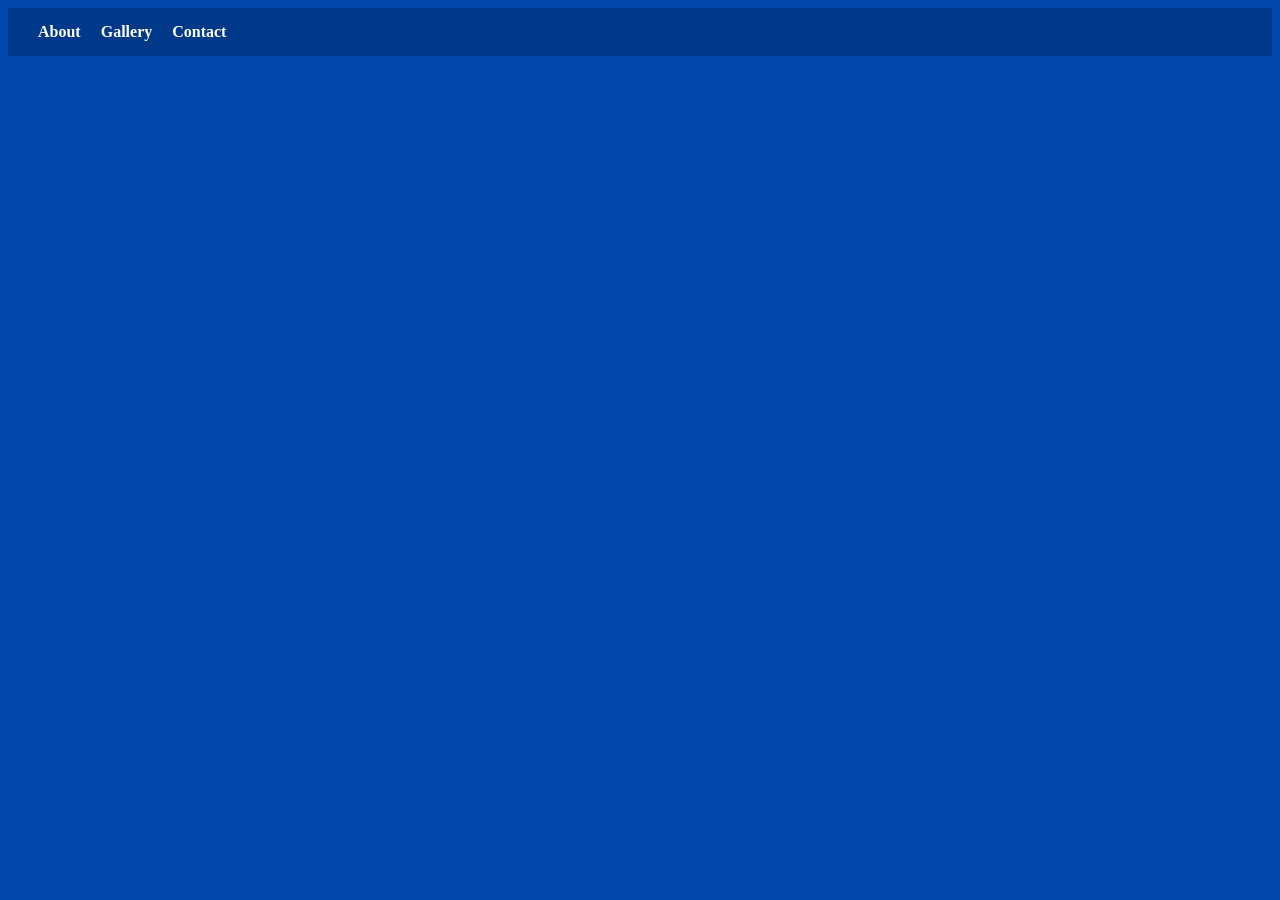
<file: index.html>
<!DOCTYPE html>
<html lang="en">
<head>
    <meta charset="UTF-8">
    <meta name="viewport" content="width=device-width, initial-scale=1.0">
    <title>Entwined</title>
    <link rel="stylesheet" href="style.css">
</head>
<body>
    <nav>
    <a href="index.html">About</a>
    <a href="gallery.html">Gallery</a>
    <a href="contact.html">Contact</a>
</nav>
</body>
</html>
</file>
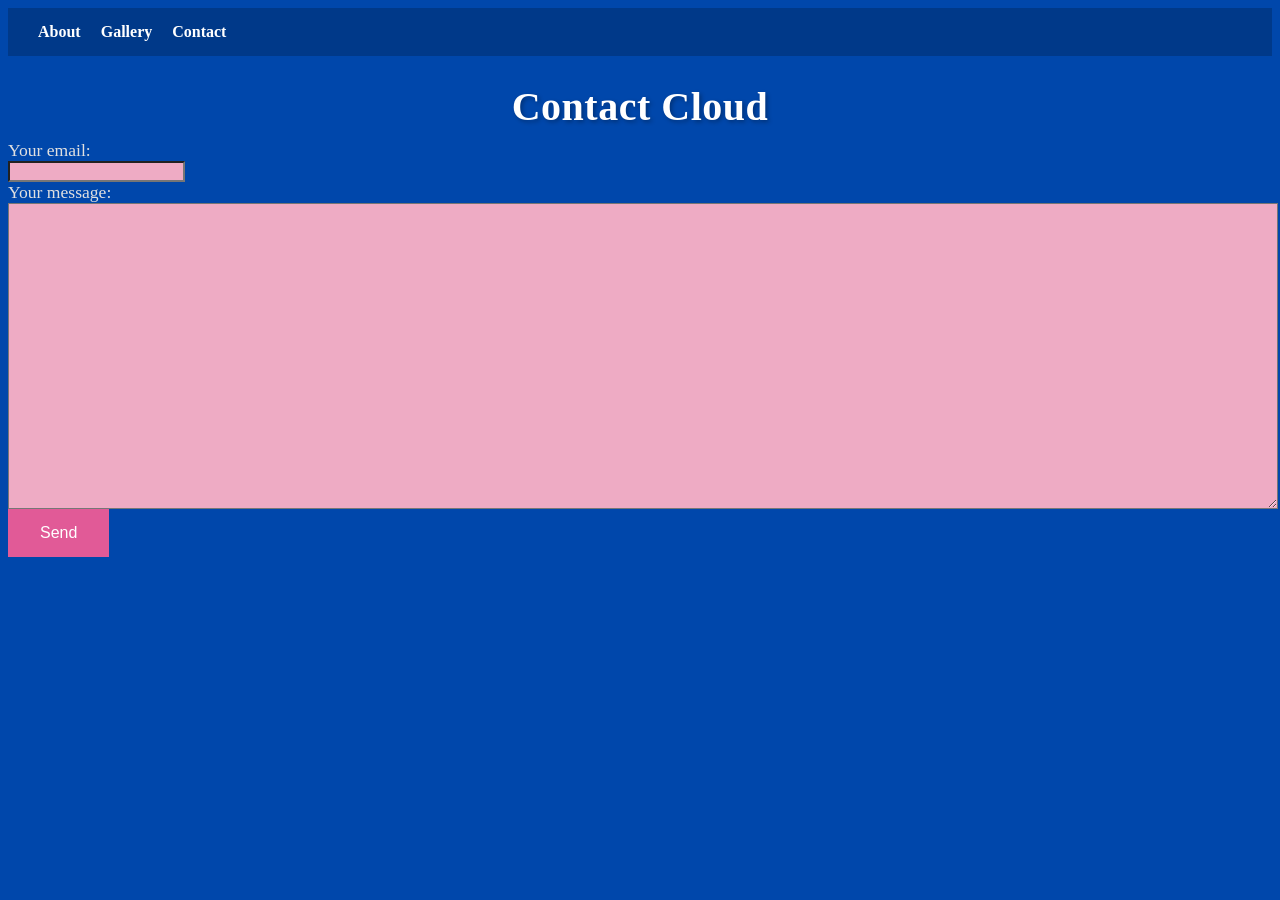
<file: contact.html>
<!DOCTYPE html>
<html lang="en">
<head>
    <meta charset="UTF-8">
    <meta name="viewport" content="width=device-width, initial-scale=1.0">
    <title>Contact Cloud</title>
    <link rel="stylesheet" href="style.css">
</head>
<body>
    <nav>
    <a href="index.html">About</a>
    <a href="gallery.html">Gallery</a>
    <a href="contact.html">Contact</a>
</nav>
<header>
    <h1>Contact Cloud</h1>
</header>

<form
  action="https://formspree.io/f/mqeopebl"
  method="POST"
>
  <label>
    Your email:
    <input type="email" name="email">
  </label>
  <label>
    Your message:
    <textarea name="message"></textarea>
  </label>
  <button type="submit">Send</button>
</form>
</body>
</html>
</file>
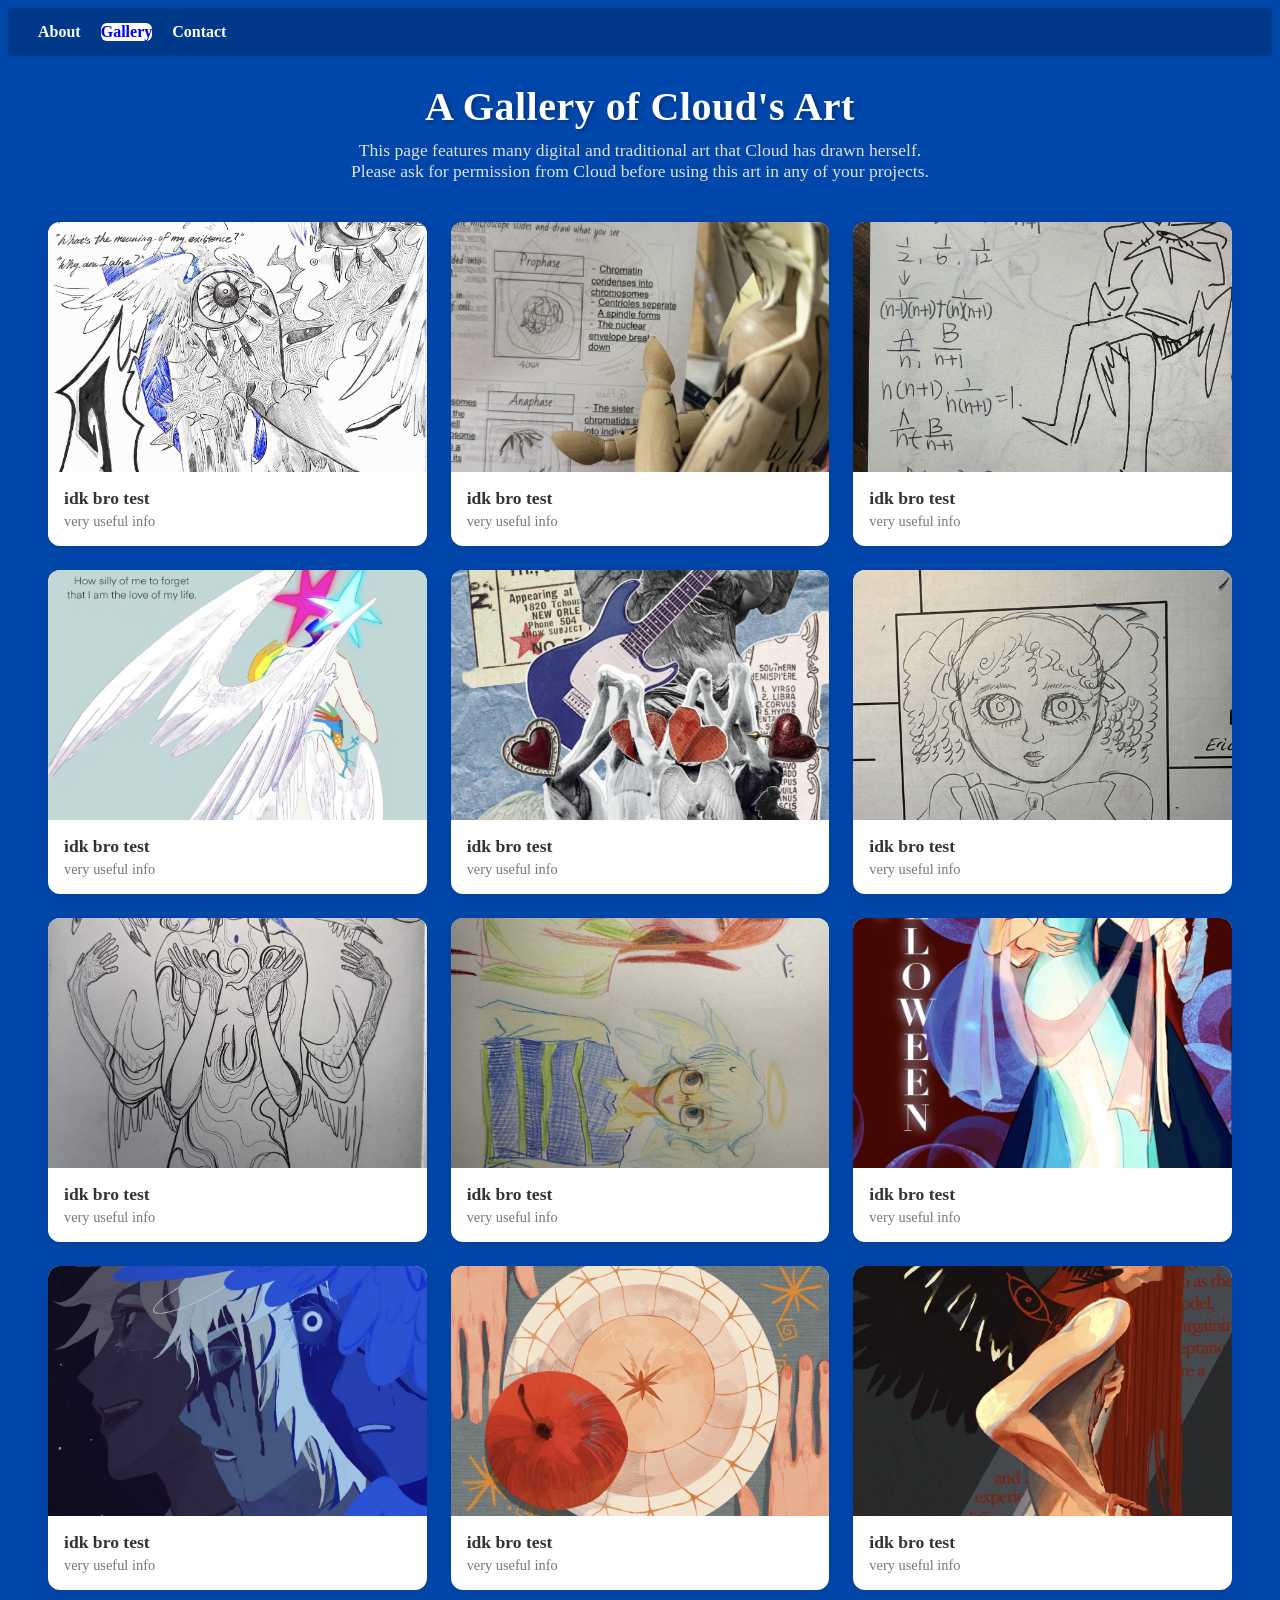
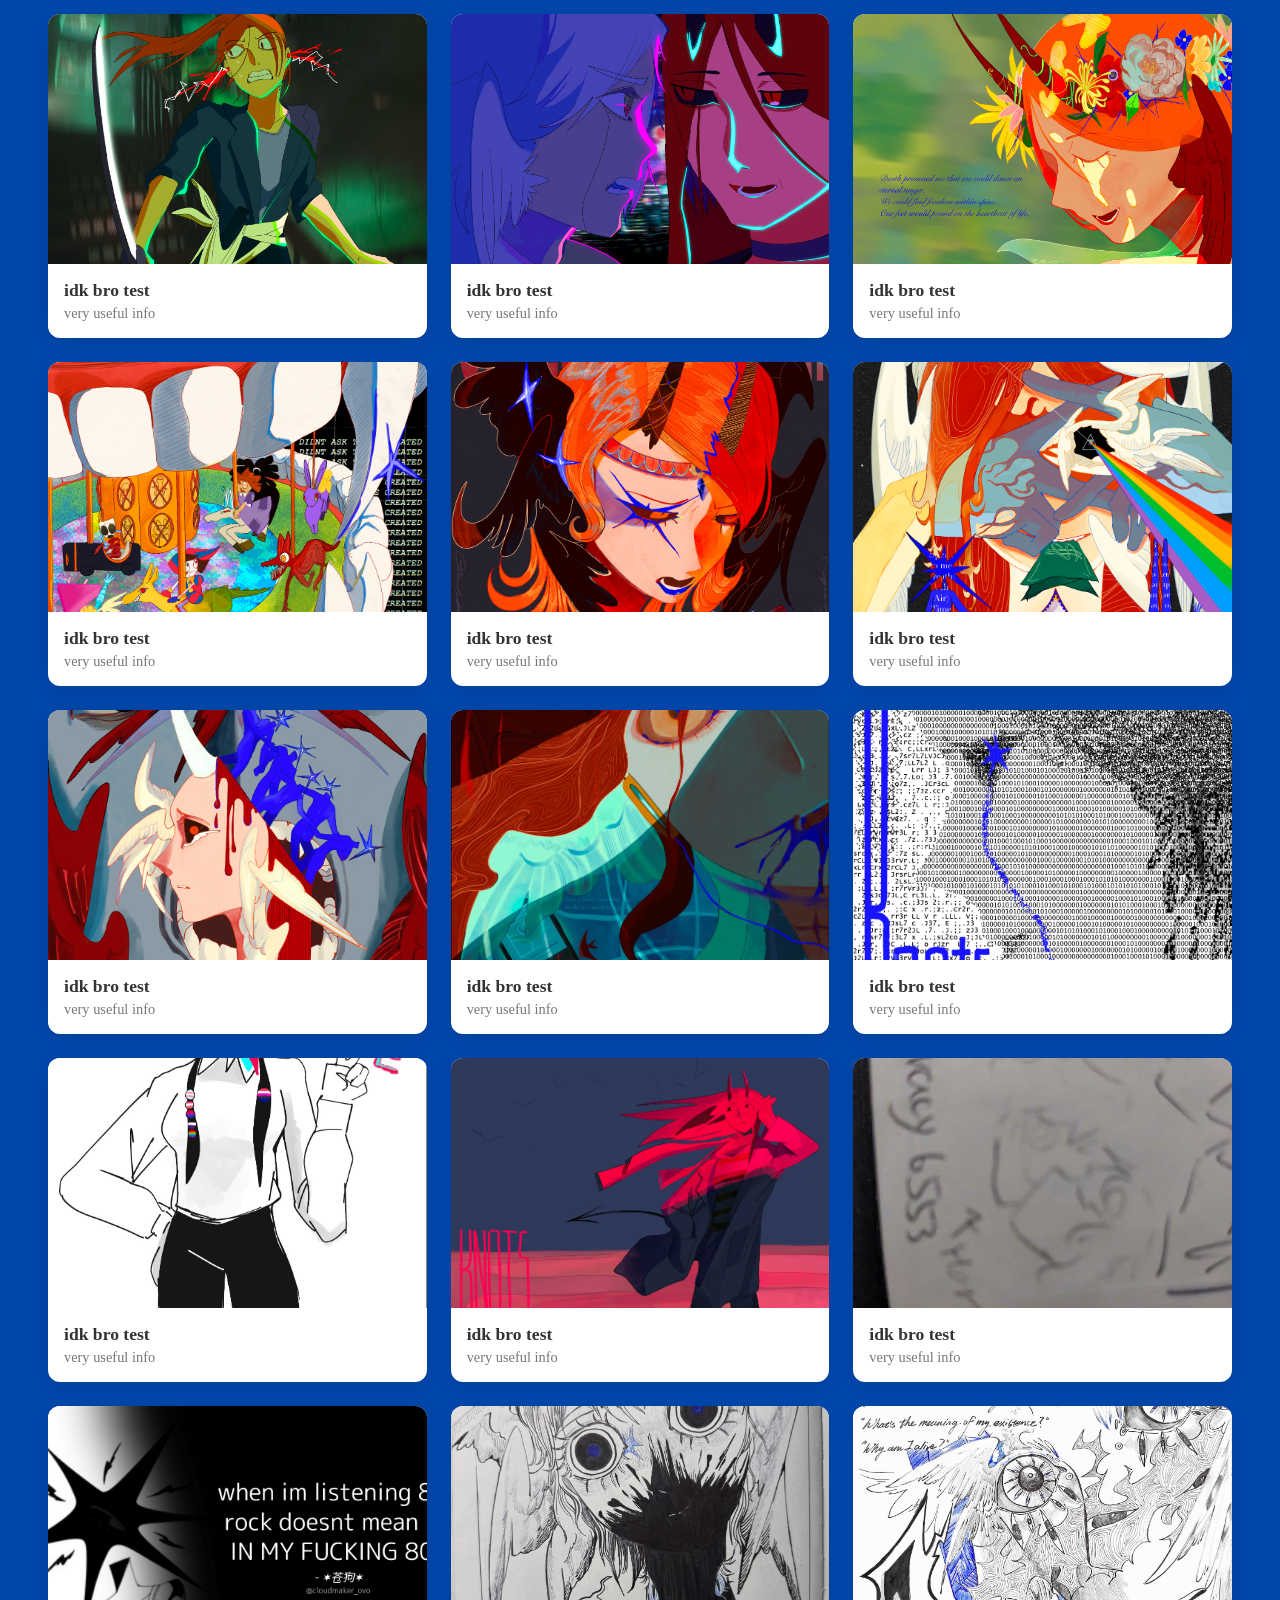
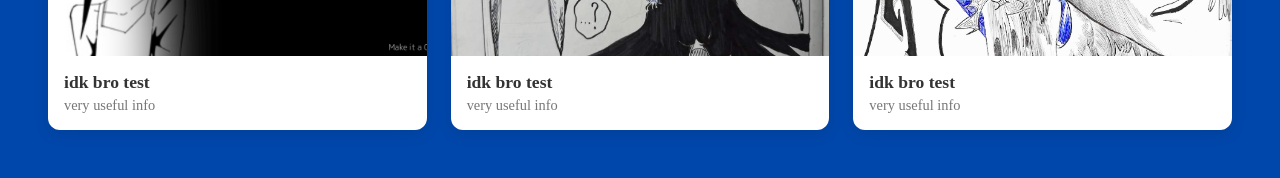
<file: gallery.html>
<!DOCTYPE html>
<html lang="en">
<head>
    <meta charset="UTF-8">
    <meta name="viewport" content="width=device-width, initial-scale=1.0">
    <link rel="stylesheet" href="style.css">
    <title>Cloud's Art Gallery</title>
</head>
<body>
    <nav>
        <a href="index.html">About</a>
        <a href="gallery.html" class="active">Gallery</a>
        <a href="contact.html">Contact</a>
    </nav>
<header>
    <h1>A Gallery of Cloud's Art</h1>
    <p>This page features many digital and traditional art that Cloud has drawn herself. Please ask for permission from Cloud before using this art in any of your projects.</p>
</header>
<main class="gallery-container">

<div class="gallery-item">
    <a href="images/1-13.png" target="_blank">
        <img src="images/1-13.png" alt="Cloud's Artwork">
    </a>
    <div class="art-info">
        <h3>idk bro test</h3>
        <p>very useful info</p>
    </div>
</div>

<div class="gallery-item">
    <a href="images/IMG_2802.jpg" target="_blank">
        <img src="images/IMG_2802.jpg" alt="Cloud's Artwork">
    </a>
    <div class="art-info">
        <h3>idk bro test</h3>
        <p>very useful info</p>
    </div>
</div>

<div class="gallery-item">
    <a href="images/IMG_2805.jpg" target="_blank">
        <img src="images/IMG_2805.jpg" alt="Cloud's Artwork">
    </a>
    <div class="art-info">
        <h3>idk bro test</h3>
        <p>very useful info</p>
    </div>
</div>

<div class="gallery-item">
    <a href="images/IMG_2871.png" target="_blank">
        <img src="images/IMG_2871.png" alt="Cloud's Artwork">
    </a>
    <div class="art-info">
        <h3>idk bro test</h3>
        <p>very useful info</p>
    </div>
</div>

<div class="gallery-item">
    <a href="images/IMG_3104.png" target="_blank">
        <img src="images/IMG_3104.png" alt="Cloud's Artwork">
    </a>
    <div class="art-info">
        <h3>idk bro test</h3>
        <p>very useful info</p>
    </div>
</div>

<div class="gallery-item">
    <a href="images/IMG_3369.jpg" target="_blank">
        <img src="images/IMG_3369.jpg" alt="Cloud's Artwork">
    </a>
    <div class="art-info">
        <h3>idk bro test</h3>
        <p>very useful info</p>
    </div>
</div>

<div class="gallery-item">
    <a href="images/IMG_3478.jpg" target="_blank">
        <img src="images/IMG_3478.jpg" alt="Cloud's Artwork">
    </a>
    <div class="art-info">
        <h3>idk bro test</h3>
        <p>very useful info</p>
    </div>
</div>

<div class="gallery-item">
    <a href="images/IMG_3536.jpg" target="_blank">
        <img src="images/IMG_3536.jpg" alt="Cloud's Artwork">
    </a>
    <div class="art-info">
        <h3>idk bro test</h3>
        <p>very useful info</p>
    </div>
</div>

<div class="gallery-item">
    <a href="images/IMG_4260.png" target="_blank">
        <img src="images/IMG_4260.png" alt="Cloud's Artwork">
    </a>
    <div class="art-info">
        <h3>idk bro test</h3>
        <p>very useful info</p>
    </div>
</div>

<div class="gallery-item">
    <a href="images/IMG_4261.png" target="_blank">
        <img src="images/IMG_4261.png" alt="Cloud's Artwork">
    </a>
    <div class="art-info">
        <h3>idk bro test</h3>
        <p>very useful info</p>
    </div>
</div>

<div class="gallery-item">
    <a href="images/IMG_4262.png" target="_blank">
        <img src="images/IMG_4262.png" alt="Cloud's Artwork">
    </a>
    <div class="art-info">
        <h3>idk bro test</h3>
        <p>very useful info</p>
    </div>
</div>

<div class="gallery-item">
    <a href="images/IMG_4263.png" target="_blank">
        <img src="images/IMG_4263.png" alt="Cloud's Artwork">
    </a>
    <div class="art-info">
        <h3>idk bro test</h3>
        <p>very useful info</p>
    </div>
</div>

<div class="gallery-item">
    <a href="images/IMG_6386.png" target="_blank">
        <img src="images/IMG_6386.png" alt="Cloud's Artwork">
    </a>
    <div class="art-info">
        <h3>idk bro test</h3>
        <p>very useful info</p>
    </div>
</div>

<div class="gallery-item">
    <a href="images/IMG_6387.png" target="_blank">
        <img src="images/IMG_6387.png" alt="Cloud's Artwork">
    </a>
    <div class="art-info">
        <h3>idk bro test</h3>
        <p>very useful info</p>
    </div>
</div>

<div class="gallery-item">
    <a href="images/IMG_6708.png" target="_blank">
        <img src="images/IMG_6708.png" alt="Cloud's Artwork">
    </a>
    <div class="art-info">
        <h3>idk bro test</h3>
        <p>very useful info</p>
    </div>
</div>

<div class="gallery-item">
    <a href="images/IMG_6798.png" target="_blank">
        <img src="images/IMG_6798.png" alt="Cloud's Artwork">
    </a>
    <div class="art-info">
        <h3>idk bro test</h3>
        <p>very useful info</p>
    </div>
</div>

<div class="gallery-item">
    <a href="images/IMG_6857.png" target="_blank">
        <img src="images/IMG_6857.png" alt="Cloud's Artwork">
    </a>
    <div class="art-info">
        <h3>idk bro test</h3>
        <p>very useful info</p>
    </div>
</div>

<div class="gallery-item">
    <a href="images/IMG_6868.png" target="_blank">
        <img src="images/IMG_6868.png" alt="Cloud's Artwork">
    </a>
    <div class="art-info">
        <h3>idk bro test</h3>
        <p>very useful info</p>
    </div>
</div>

<div class="gallery-item">
    <a href="images/IMG_6878.png" target="_blank">
        <img src="images/IMG_6878.png" alt="Cloud's Artwork">
    </a>
    <div class="art-info">
        <h3>idk bro test</h3>
        <p>very useful info</p>
    </div>
</div>

<div class="gallery-item">
    <a href="images/IMG_6916.jpg" target="_blank">
        <img src="images/IMG_6916.jpg" alt="Cloud's Artwork">
    </a>
    <div class="art-info">
        <h3>idk bro test</h3>
        <p>very useful info</p>
    </div>
</div>

<div class="gallery-item">
    <a href="images/IMG_6977.png" target="_blank">
        <img src="images/IMG_6977.png" alt="Cloud's Artwork">
    </a>
    <div class="art-info">
        <h3>idk bro test</h3>
        <p>very useful info</p>
    </div>
</div>

<div class="gallery-item">
    <a href="images/IMG_7083.png" target="_blank">
        <img src="images/IMG_7083.png" alt="Cloud's Artwork">
    </a>
    <div class="art-info">
        <h3>idk bro test</h3>
        <p>very useful info</p>
    </div>
</div>

<div class="gallery-item">
    <a href="images/IMG_7111.png" target="_blank">
        <img src="images/IMG_7111.png" alt="Cloud's Artwork">
    </a>
    <div class="art-info">
        <h3>idk bro test</h3>
        <p>very useful info</p>
    </div>
</div>

<div class="gallery-item">
    <a href="images/PXL_20260131_204510897.MP.jpg" target="_blank">
        <img src="images/PXL_20260131_204510897.MP.jpg" alt="Cloud's Artwork">
    </a>
    <div class="art-info">
        <h3>idk bro test</h3>
        <p>very useful info</p>
    </div>
</div>

<div class="gallery-item">
    <a href="images/quote_1503207532766691549.png" target="_blank">
        <img src="images/quote_1503207532766691549.png" alt="Cloud's Artwork">
    </a>
    <div class="art-info">
        <h3>idk bro test</h3>
        <p>very useful info</p>
    </div>
</div>

<div class="gallery-item">
    <a href="images/SPOILER_IMG_3430.jpg" target="_blank">
        <img src="images/SPOILER_IMG_3430.jpg" alt="Cloud's Artwork">
    </a>
    <div class="art-info">
        <h3>idk bro test</h3>
        <p>very useful info</p>
    </div>
</div>

<div class="gallery-item">
    <a href="images/1-13.png" target="_blank">
        <img src="images/1-13.png" alt="Cloud's Artwork">
    </a>
    <div class="art-info">
        <h3>idk bro test</h3>
        <p>very useful info</p>
    </div>
</div>

</main>
</body>
</html>
</file>
<file: style.css>
.gallery-container {
    display: grid;
    grid-template-columns: repeat(auto-fill, minmax(280px, 1fr));
    gap: 24px;
    padding: 40px;
    max-width: 1200px;
    margin: 0 auto;
}

.gallery-item {
    background-color: #ffffff;
    border-radius: 12px;
    overflow: hidden;
    box-shadow: 0 4px 15px rgba(0, 0, 0, 0.1);
    transition: transform 0.3s ease;
}

.gallery-item img {
    width: 100%;
    height: 250px;
    object-fit: cover;
    display: block;
}

.art-info {
    padding: 16px;
}

.art-info h3 {
    margin: 0 0 4px 0;
    font-size: 1.1rem;
    color: #333;
}

.art-info p {
    margin: 0;
    font-size: 0.9rem;
    color: #777;
}

.gallery-item:hover {
    transform: translateY(-5px);
}
body {
    background-color: #0047AB;
}
header {
    text-align: center;
}
header h1 {
    color: #ffffff;
    font-size: 2.5rem;
    margin-bottom: 10px;
    text-shadow: 2px 2px 4px rgba(0, 0, 0, 0.3);
    letter-spacing: 0.5px;
}

header p {
    color: #e0e0e0;
    font-size: 1.1rem;
    max-width: 600px;
    margin: 0 auto;
}

nav {
    background-color: rgba(0, 0, 0, 0.2);
    padding: 15px 30px;
    display: flex;
    justify-content: flex-start;
    gap: 20px;
}

nav a {
    color: #ffffff;
    text-decoration: none;
    font-weight: 600;
    font-size: 1rem;
    padding: 6 12px;
    border-radius: 6px;
    transition: all 0.2s ease-in-out;
}

nav a:hover {
    background-color: rgba(255, 255, 255, 0.2);
    color: #ffffff;
}

nav a.active {
    background-color: #ffffff;
    color: #0000ff;
}

button {
background-color: #E15A97;
  border: none;
  color: white;
  padding: 15px 32px;
  text-align: center;
  text-decoration: none;
  display:block;
  font-size: 16px;
  cursor: pointer;
  gap: 20px;
  
}

textarea {
    background-color: #EEABC4;
    display: block;
    width: 100%;
    height: 300px;
    gap: 20px;
}

input {
    background-color: #EEABC4;
    display: block;
    gap: 20px;
}

label {
     color: #e0e0e0;
    font-size: 1.1rem;
    max-width: 600px;
    margin: 0 auto;
}
</file>
